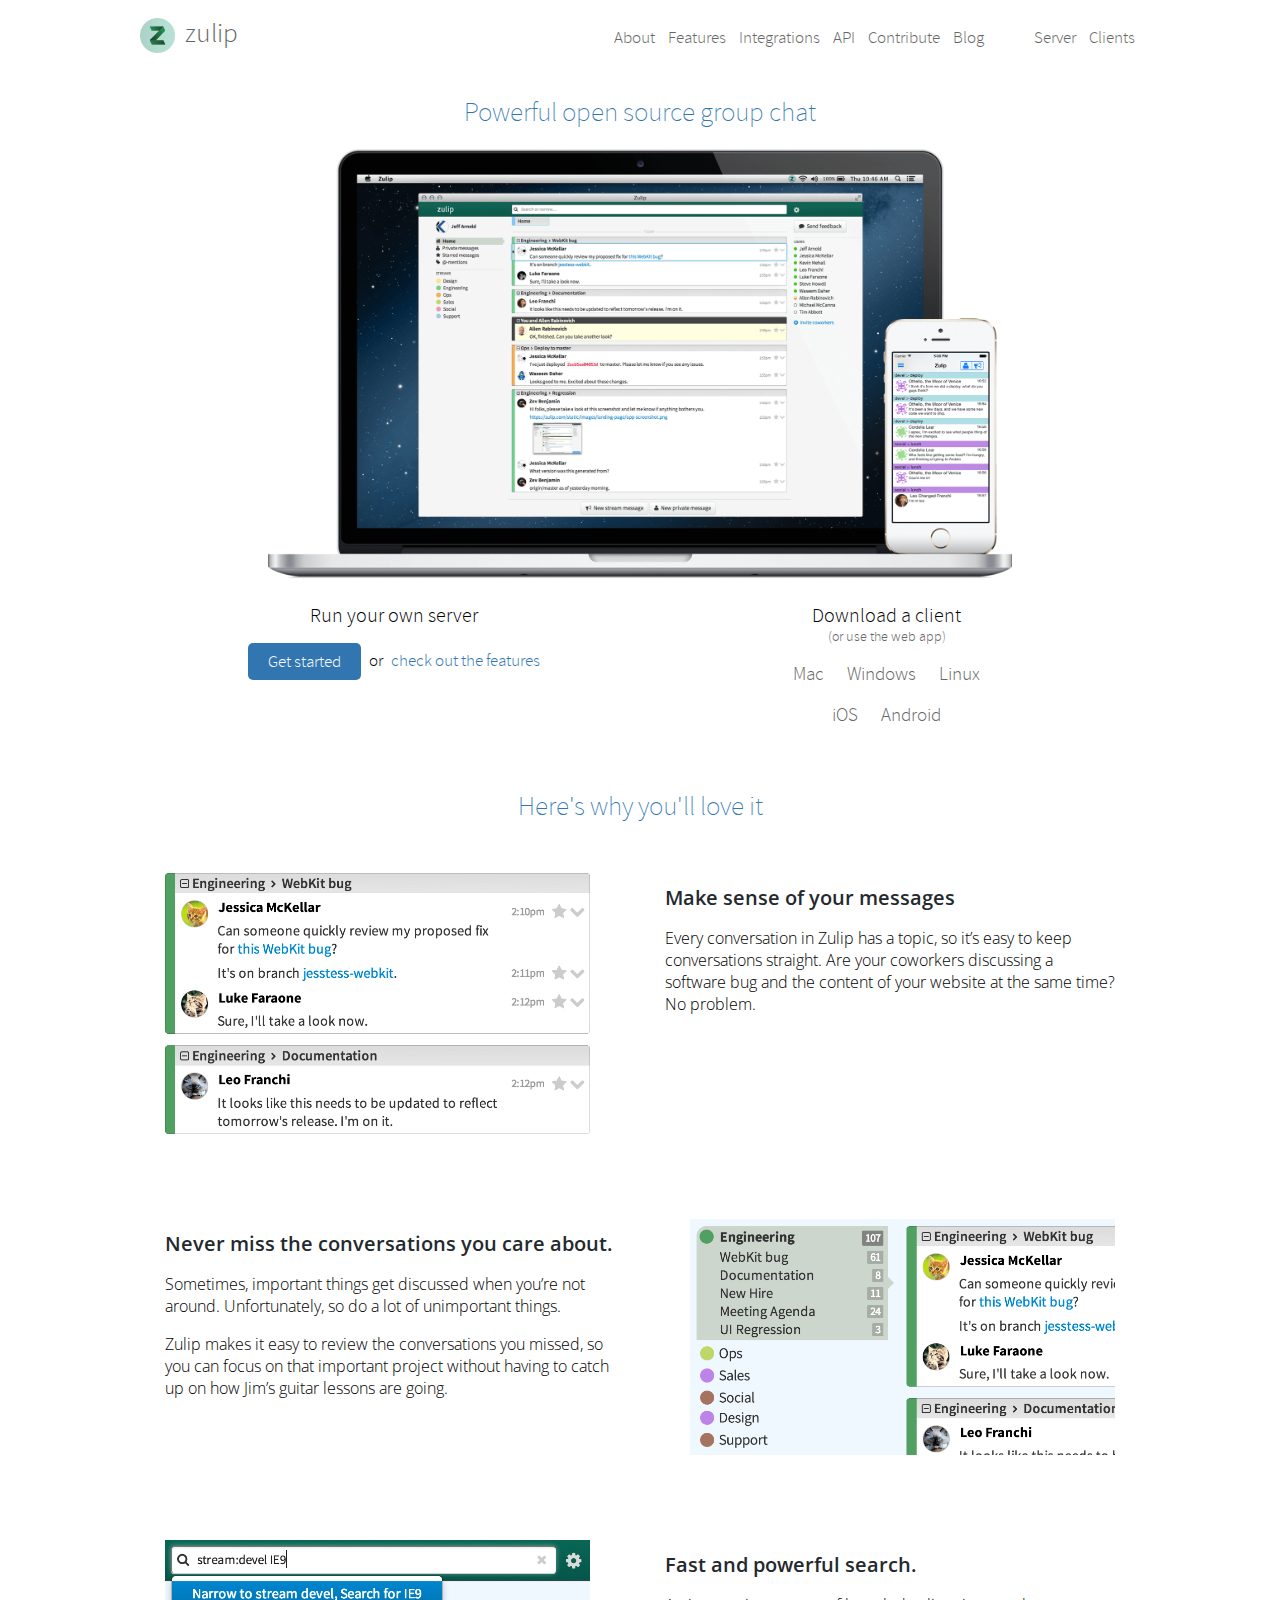
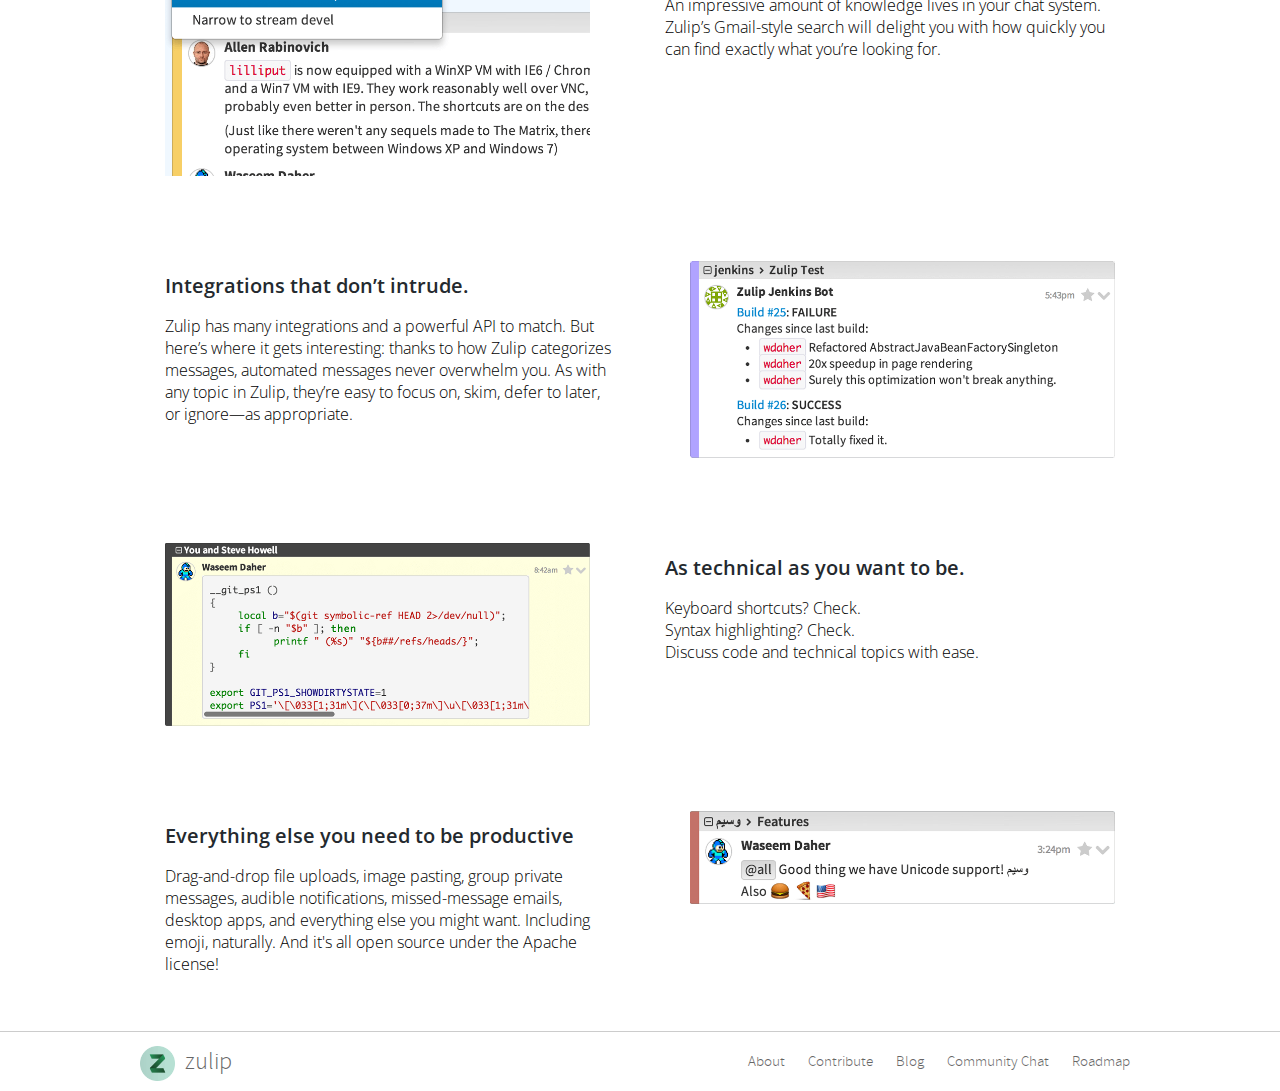
<file: index.html>
<!doctype html>
<html>
  <head>
    <meta charset="utf-8">
    <title>Zulip</title>
    <meta name="viewport" content="width=device-width, initial-scale=1">
    <meta name="author" content="Zulip" />
    <meta name="description" content="Zulip is a powerful open source group chat application.">
    <meta property="og:type" content="website">
    <meta property="og:site_name" content="Zulip"/>
    <meta property="og:image" content="https://www.zulip.org/images/logos/zulip-icon-512x512.png">
    <meta property="og:url" content="https://www.zulip.org/">
    <meta property="og:description" content="Zulip is a powerful open source group chat application.">
    <meta name="twitter:card" content="summary">
    <meta name="twitter:site" content="@zulip">
    <meta name="twitter:title" content="Zulip">
    <meta name="twitter:description" content="Zulip is a powerful open source group chat application.">
    <meta name="twitter:image" content="https://www.zulip.org/images/logos/zulip-twitter.png">

    <link rel="icon" href="favicon.ico">
    <link rel="stylesheet" href="css/normalize.css">
    <link rel="stylesheet" href="css/fonts.css">
    <link href="https://fonts.googleapis.com/css?family=Open+Sans:300,400,600,700" rel="stylesheet">
    <link rel="stylesheet" href="css/main.css">
    <link rel="stylesheet" href="css/media.css">
  </head>
  <body>
    <!-- Navigation bar -->
    <header>
      <div class="container">
        <div id="logo">
          <a href="index.html"><img src="images/logos/zulip-icon-512x512.png" />zulip</a>
        </div>
        <nav>
          <ul class="downloads">
            <li><a href="https://zulip.readthedocs.io/en/latest/prod.html">Server</a></li>
            <li><a href="clients.html">Clients</a></li>
          </ul>
          <ul>
            <li><a href="https://blogs.dropbox.com/tech/2015/09/open-sourcing-zulip-a-dropbox-hack-week-project">About</a></li>
            <li><a href="features.html">Features</a></li>
            <li><a href="https://zulipchat.com/integrations">Integrations</a></li>
            <li><a href="https://zulipchat.com/api">API</a></li>
            <li><a href="contribute.html">Contribute</a></li>
            <li><a href="https://blog.zulip.org/">Blog</a></li>
          </ul>
        </nav>
      </div>
    </header>

    <article class="container">
      <h1>Powerful open source group chat</h1>
      <img id="screenshot" src="images/laptop-screenshot.png"/>
      <div class="half box">
        <h2>Run your own server</h2>
        <div class="call-to-action">
          <a class="button" href="https://zulip.readthedocs.io/en/latest/prod.html">Get started</a> or <a class="button-link" href="features.html">check out the features</a>
        </div>
      </div>
      <div class="half box download-options">
        <h2>Download a client</h2>
        <h6>(or use the web app)</h6>
        <ul>
          <li><a href="https://zulipchat.com/apps/mac">Mac</a></li>
          <li><a href="https://zulipchat.com/apps/windows">Windows</a></li>
          <li><a href="https://zulipchat.com/apps/linux">Linux</a></li>
        </ul>
        <ul>
          <li><a href="https://itunes.apple.com/us/app/zulip/id1203036395">iOS</a></li>
          <li><a href="https://play.google.com/store/apps/details?id=com.zulip.android">Android</a></li>
        </ul>
      </div>
    </article>

    <article class="features">
      <h1>Here's why you'll love it</h1>

      <section>
        <div class="container">
          <div class="feature-img">
            <img src="images/threads.png" />
          </div>
          <div class="feature-box">
              <h3>Make sense of your messages</h3>
              <p>Every conversation in Zulip has a topic, so it’s easy to keep conversations straight. Are your coworkers discussing a software bug and the content of your website at the same time? No problem.</p>
          </div>
        </div>
      </section>

      <section>
        <div class="container">
          <div class="feature-img">
            <img src="images/important-things.png" />
          </div>
          <div class="feature-box">
            <h3>Never miss the conversations you care about.</h3>
            <p>Sometimes, important things get discussed when you’re not around. Unfortunately, so do a lot of unimportant things.</p>
            <p>Zulip makes it easy to review the conversations you missed, so you can
              focus on that important project without having to catch up
              on how Jim&rsquo;s guitar lessons are going.</p>
          </div>
        </div>
      </section>

      <section>
        <div class="container">
          <div class="feature-img">
            <img src="images/search.png" />
          </div>
          <div class="feature-box">
            <h3>Fast and powerful search.</h3>
            <p>An impressive amount of knowledge lives in your chat system. Zulip’s Gmail-style search will delight you with how quickly you can find exactly what you’re looking for.</p>
          </div>
        </div>
      </section>

      <section>
        <div class="container">
          <div class="feature-img">
            <img src="images/integrations.png" />
          </div>
          <div class="feature-box">
            <h3>Integrations that don’t intrude.</h3>
            <p>Zulip has many integrations and a powerful API to match. But here’s where it gets interesting: thanks to how Zulip categorizes messages, automated messages never overwhelm you. As with any topic in Zulip, they’re easy to focus on, skim, defer to later, or ignore—as appropriate.</p>
          </div>
        </div>
      </section>

      <section>
        <div class="container">
          <div class="feature-img">
            <img src="images/technical.png" />
          </div>
          <div class="feature-box">
            <h3>As technical as you want to be.</h3>
            <p>Keyboard shortcuts? Check.<br/>
            Syntax highlighting? Check.<br/>
            Discuss code and technical topics with ease.</p>
          </div>
        </div>
      </section>

      <section>
        <div class="container">
          <div class="feature-img">
            <img src="images/features.png" />
          </div>
          <div class="feature-box">
            <h3>Everything else you need to be productive</h3>
            <p>Drag-and-drop file uploads, image pasting, group private messages, audible notifications, missed-message emails, desktop apps, and everything else you might want. Including emoji, naturally. And it's all open source under the Apache license!</p>
          </div>
        </div>
      </section>
    </article>

    <!-- Footer -->
    <footer>
      <div class="container">
        <div id="logo">
          <a href="index.html"><img src="images/logos/zulip-icon-512x512.png" />zulip</a>
        </div>
        <nav>
          <ul>
            <li><a href="https://blogs.dropbox.com/tech/2015/09/open-sourcing-zulip-a-dropbox-hack-week-project">About</a></li>
            <li><a href="contribute.html">Contribute</a></li>
            <li><a href="https://blog.zulip.org/">Blog</a></li>
            <li><a href="https://chat.zulip.org">Community Chat</a></li>
            <li><a href="https://zulip.readthedocs.io/en/latest/roadmap.html">Roadmap</a></li>
          </ul>
        </nav>
      </div>
    </footer>

    <script>
      (function(i,s,o,g,r,a,m){i['GoogleAnalyticsObject']=r;i[r]=i[r]||function(){
      (i[r].q=i[r].q||[]).push(arguments)},i[r].l=1*new Date();a=s.createElement(o),
      m=s.getElementsByTagName(o)[0];a.async=1;a.src=g;m.parentNode.insertBefore(a,m)
      })(window,document,'script','//www.google-analytics.com/analytics.js','ga');

      ga('create', 'UA-79921909-2', 'auto');
      ga('send', 'pageview');

    </script>
  </body>
</html>
</file>
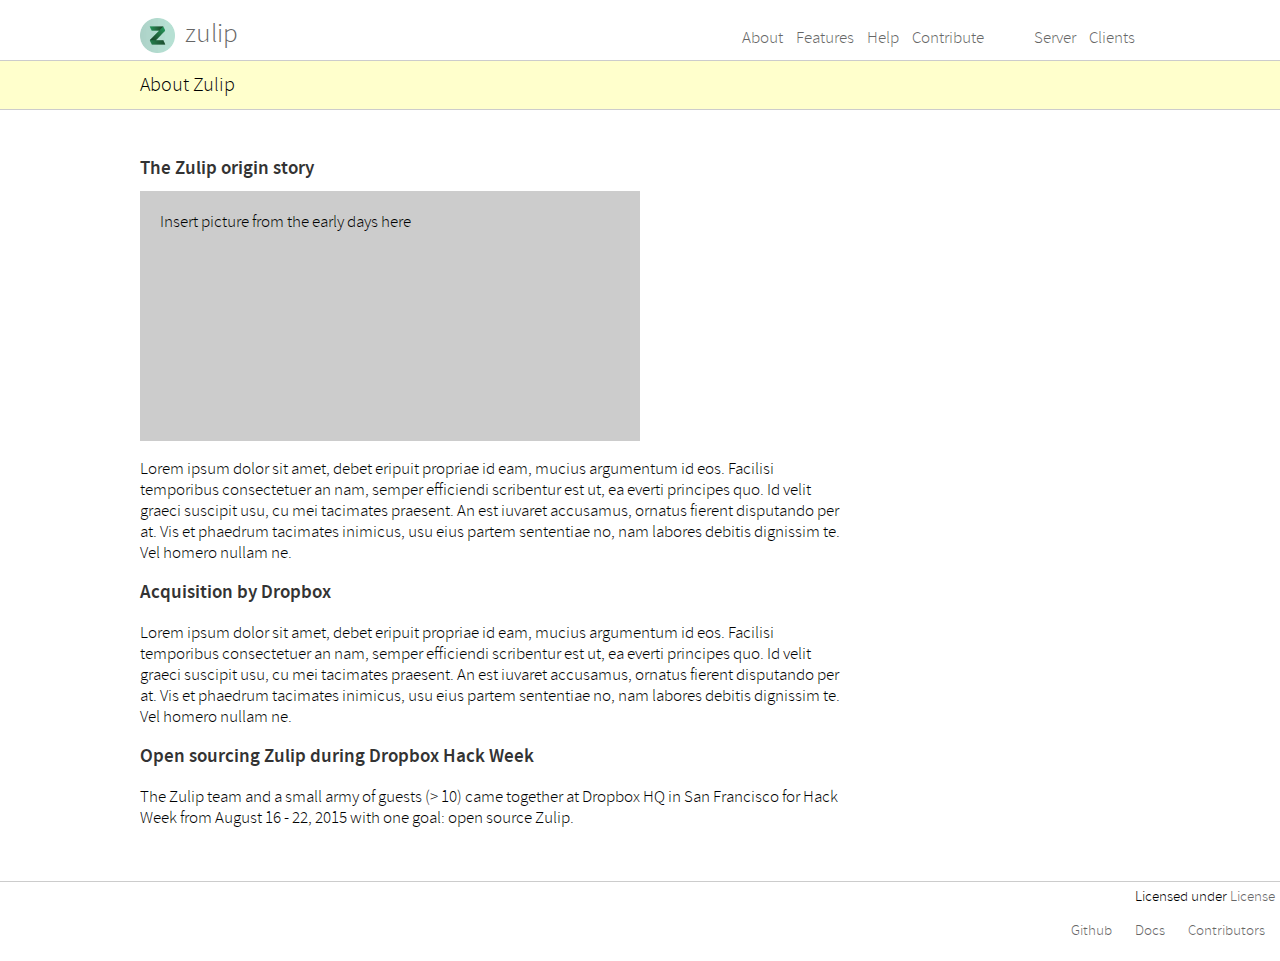
<file: about.html>
<!doctype html>
<html>
  <head>
    <meta charset="utf-8">
    <title>Zulip - About</title>
    <link rel="icon" href="favicon.ico">
    <meta name="description" content="">
    <meta name="viewport" content="width=device-width, initial-scale=1">

    <link rel="stylesheet" href="css/normalize.css">
    <link rel="stylesheet" href="css/fonts.css">
    <link rel="stylesheet" href="css/main.css">
    <link rel="stylesheet" href="css/media.css">

    <script>
      (function(i,s,o,g,r,a,m){i['GoogleAnalyticsObject']=r;i[r]=i[r]||function(){
      (i[r].q=i[r].q||[]).push(arguments)},i[r].l=1*new Date();a=s.createElement(o),
      m=s.getElementsByTagName(o)[0];a.async=1;a.src=g;m.parentNode.insertBefore(a,m)
      })(window,document,'script','//www.google-analytics.com/analytics.js','ga');

      ga('create', 'UA-35952681-2', 'auto');
      ga('send', 'pageview');

    </script>
  </head>
  <body>
    <!-- Navigation bar -->
    <header>
      <div class="container">
        <div id="logo">
          <a href="index.html"><img src="images/logos/zulip-icon-512x512.png" />zulip</a>
        </div>
        <nav>
          <ul class="downloads">
            <li><a href="server.html">Server</a></li>
            <li><a href="clients.html">Clients</a></li>
          </ul>
          <ul>
            <li><a href="about.html">About</a></li>
            <li><a href="features.html">Features</a></li>
            <li><a href="help.html">Help</a></li>
            <li><a href="contribute.html">Contribute</a></li>
          </ul>
        </nav>
      </div>
    </header>

    <div class="band band-yellow">
      <div class="container">
          <h2>About Zulip</h2>
      </div>
    </div>

    <div class="container docs">
      <article>
        <section>
          <h3>The Zulip origin story</h3>
          <div style="background: #ccc; max-width: 500px; height: 250px; padding: 20px;">
            Insert picture from the early days here
          </div>
<p>Lorem ipsum dolor sit amet, debet eripuit propriae id eam, mucius argumentum id eos. Facilisi temporibus consectetuer an nam, semper efficiendi scribentur est ut, ea everti principes quo. Id velit graeci suscipit usu, cu mei tacimates praesent. An est iuvaret accusamus, ornatus fierent disputando per at. Vis et phaedrum tacimates inimicus, usu eius partem sententiae no, nam labores debitis dignissim te. Vel homero nullam ne.</p>
        </section>
        <section>
          <h3>Acquisition by Dropbox</h3>
          <p>Lorem ipsum dolor sit amet, debet eripuit propriae id eam, mucius argumentum id eos. Facilisi temporibus consectetuer an nam, semper efficiendi scribentur est ut, ea everti principes quo. Id velit graeci suscipit usu, cu mei tacimates praesent. An est iuvaret accusamus, ornatus fierent disputando per at. Vis et phaedrum tacimates inimicus, usu eius partem sententiae no, nam labores debitis dignissim te. Vel homero nullam ne.</p>
        </section>
        <section>
          <h3>Open sourcing Zulip during Dropbox Hack Week</h3>
          <p>The Zulip team and a small army of guests (> 10) came together at Dropbox HQ in San Francisco for Hack Week from August 16 - 22, 2015 with one goal: open source Zulip. </p>
      </article>
    </div>

    <!-- Footer -->
    <footer>
      Licensed under <a href="#">License</a>
      <ul>
        <li><a href="#">Github</a></li>
        <li><a href="#">Docs</a></li>
        <li><a href="#">Contributors</a></li>
      </ul>
    </footer>
  </body>
</html>
</file>
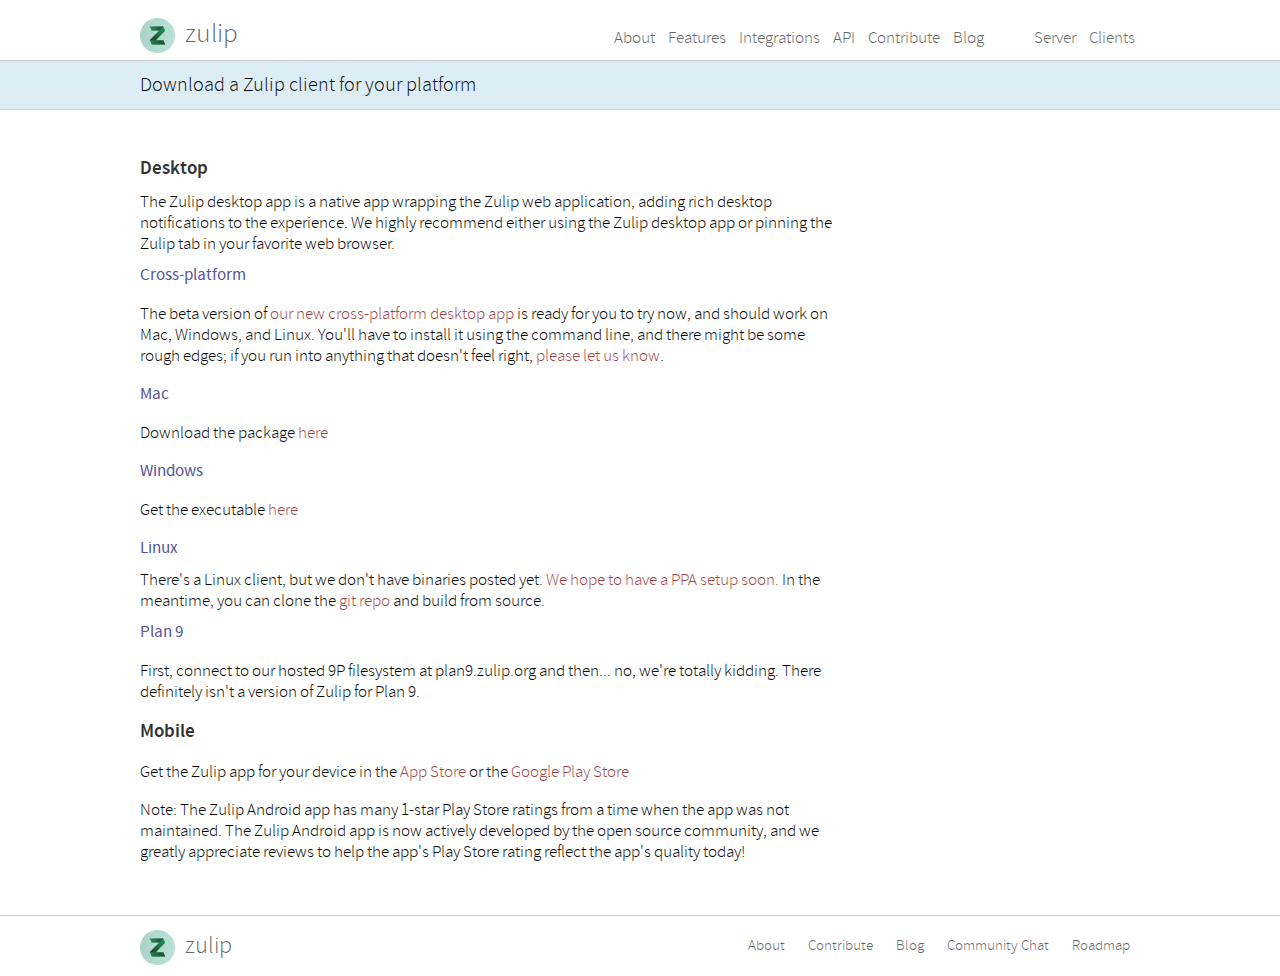
<file: clients.html>
<!doctype html>
<html>
  <head>
    <meta charset="utf-8">
    <title>Zulip - Download a client</title>
    <link rel="icon" href="favicon.ico">
    <meta name="description" content="">
    <meta name="viewport" content="width=device-width, initial-scale=1">

    <link rel="stylesheet" href="css/normalize.css">
    <link rel="stylesheet" href="css/fonts.css">
    <link rel="stylesheet" href="css/main.css">
    <link rel="stylesheet" href="css/media.css">

    <script>
      (function(i,s,o,g,r,a,m){i['GoogleAnalyticsObject']=r;i[r]=i[r]||function(){
      (i[r].q=i[r].q||[]).push(arguments)},i[r].l=1*new Date();a=s.createElement(o),
      m=s.getElementsByTagName(o)[0];a.async=1;a.src=g;m.parentNode.insertBefore(a,m)
      })(window,document,'script','//www.google-analytics.com/analytics.js','ga');

      ga('create', 'UA-79921909-2', 'auto');
      ga('send', 'pageview');

    </script>
  </head>
  <body>
    <!-- Navigation bar -->
    <header>
      <div class="container">
        <div id="logo">
          <a href="index.html"><img src="images/logos/zulip-icon-512x512.png" />zulip</a>
        </div>
        <nav>
          <ul class="downloads">
            <li><a href="https://zulip.readthedocs.io/en/latest/prod.html">Server</a></li>
            <li><a href="clients.html">Clients</a></li>
          </ul>
          <ul>
            <li><a href="https://blogs.dropbox.com/tech/2015/09/open-sourcing-zulip-a-dropbox-hack-week-project">About</a></li>
            <li><a href="features.html">Features</a></li>
            <li><a href="https://zulipchat.com/integrations">Integrations</a></li>
            <li><a href="https://zulipchat.com/api">API</a></li>
            <li><a href="contribute.html">Contribute</a></li>
            <li><a href="https://blog.zulip.org/">Blog</a></li>
          </ul>
        </nav>
      </div>
    </header>

    <div class="band band-blue">
      <div class="container">
          <h2>Download a Zulip client for your platform</h2>
      </div>
    </div>

    <div class="container docs">
      <article>
        <section>
          <h3>Desktop</h3> The Zulip desktop app is a native app
          wrapping the Zulip web application, adding rich desktop
          notifications to the experience.  We highly recommend either
          using the Zulip desktop app or pinning the Zulip tab in your
          favorite web browser.
          <h4>Cross-platform</h4>
          <p>The beta version
          of <a href="https://github.com/zulip/zulip-electron">our new
          cross-platform desktop app</a> is ready for you to try now,
          and should work on Mac, Windows, and Linux. You'll have to
          install it using the command line, and there might be some
          rough edges; if you run into anything that doesn't feel
          right, <a href="https://github.com/zulip/zulip-electron/issues/new">please
          let us know</a>.</p>
          <h4>Mac</h4>
          <p>Download the package <a href="https://zulip.org/dist/apps/mac/Zulip-latest.dmg">here</a></p>
          <h4>Windows</h4>
          <p>Get the executable <a href="https://zulip.org/dist/apps/win/zulip-latest.exe">here</a></p>
          <h4>Linux</h4>
          There's a Linux client, but we don't have binaries posted
          yet.  <a href="https://github.com/zulip/zulip-desktop/issues/1">We hope to have a PPA setup soon.</a>

          In the meantime, you can clone the <a href="https://github.com/zulip/zulip-desktop">git repo</a> and build from source.
          <h4>Plan 9</h4>
          <p>First, connect to our hosted 9P filesystem at plan9.zulip.org and then... no, we're totally kidding. There definitely isn't a version of Zulip for Plan 9.</p>
        </section>
        <section>
          <h3>Mobile</h3>
          <p>Get the Zulip app for your device in the <a href="https://itunes.apple.com/us/app/zulip/id1203036395">App
          Store</a> or the <a href="https://play.google.com/store/apps/details?id=com.zulip.android">Google
          Play Store</a>
          <p>Note: The Zulip Android app has many 1-star Play Store
         ratings from a time when the app was not maintained.  The
         Zulip Android app is now actively developed by the open
         source community, and we greatly appreciate reviews to help
         the app's Play Store rating reflect the app's quality
         today!</p>
          </p>
          </section>
        </section>
      </article>
    </div>

    <!-- Footer -->
    <footer>
      <div class="container">
        <div id="logo">
          <a href="index.html"><img src="images/logos/zulip-icon-512x512.png" />zulip</a>
        </div>
        <nav>
          <ul>
            <li><a href="https://blogs.dropbox.com/tech/2015/09/open-sourcing-zulip-a-dropbox-hack-week-project">About</a></li>
            <li><a href="contribute.html">Contribute</a></li>
            <li><a href="https://blog.zulip.org/">Blog</a></li>
            <li><a href="https://chat.zulip.org">Community Chat</a></li>
            <li><a href="https://zulip.readthedocs.io/en/latest/roadmap.html">Roadmap</a></li>
          </ul>
        </nav>
      </div>
    </footer>

  </body>
</html>
</file>
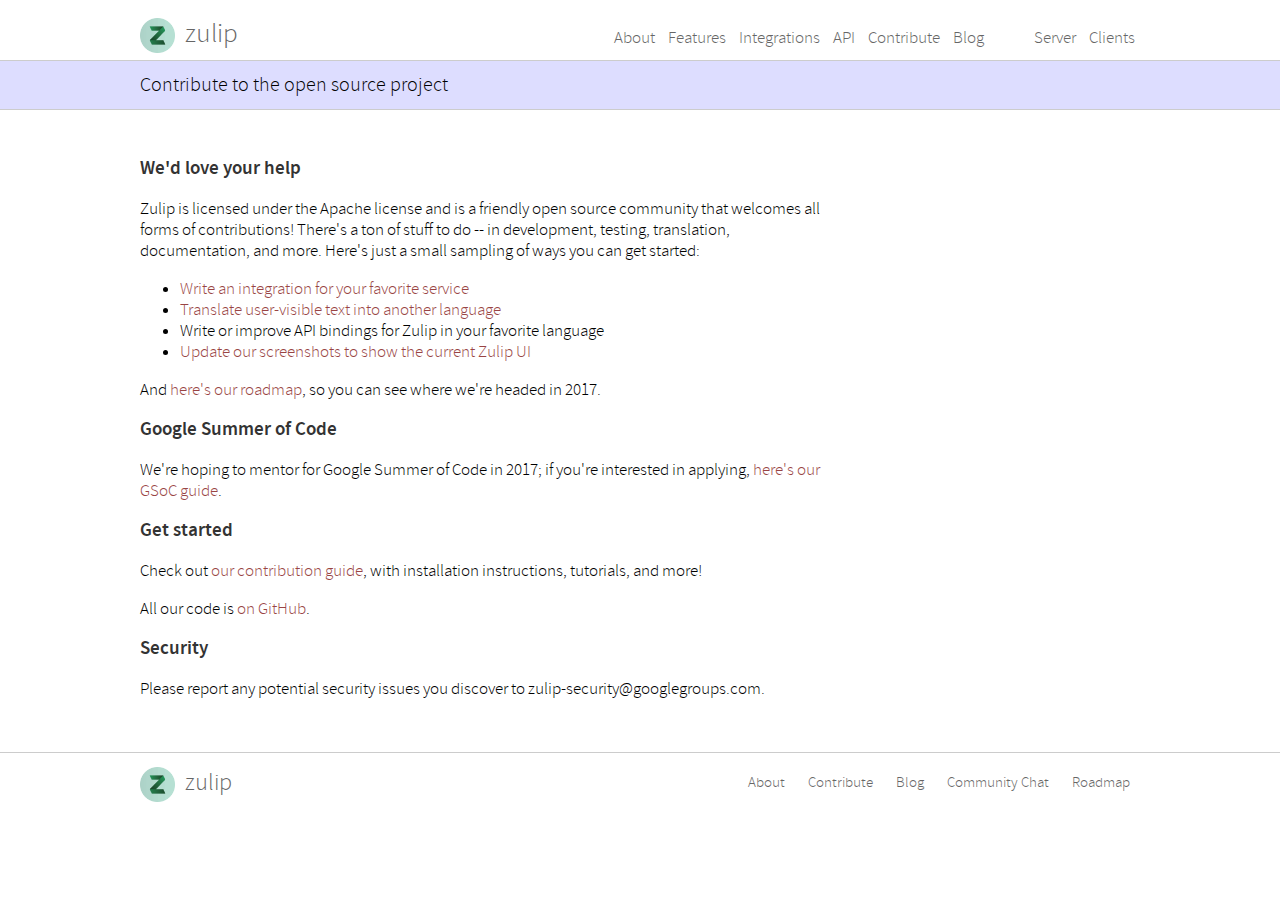
<file: contribute.html>
<!doctype html>
<html>
  <head>
    <meta charset="utf-8">
    <title>Zulip - Contribute to the project</title>
    <link rel="icon" href="favicon.ico">
    <meta name="description" content="">
    <meta name="viewport" content="width=device-width, initial-scale=1">

    <link rel="stylesheet" href="css/normalize.css">
    <link rel="stylesheet" href="css/fonts.css">
    <link rel="stylesheet" href="css/main.css">
    <link rel="stylesheet" href="css/media.css">

    <script>
      (function(i,s,o,g,r,a,m){i['GoogleAnalyticsObject']=r;i[r]=i[r]||function(){
      (i[r].q=i[r].q||[]).push(arguments)},i[r].l=1*new Date();a=s.createElement(o),
      m=s.getElementsByTagName(o)[0];a.async=1;a.src=g;m.parentNode.insertBefore(a,m)
      })(window,document,'script','//www.google-analytics.com/analytics.js','ga');

      ga('create', 'UA-79921909-2', 'auto');
      ga('send', 'pageview');

    </script>
  </head>
  <body>
    <!-- Navigation bar -->
    <header>
      <div class="container">
        <div id="logo">
          <a href="index.html"><img src="images/logos/zulip-icon-512x512.png" />zulip</a>
        </div>
        <nav>
          <ul class="downloads">
            <li><a href="server.html">Server</a></li>
            <li><a href="clients.html">Clients</a></li>
          </ul>
          <ul>
            <li><a href="https://blogs.dropbox.com/tech/2015/09/open-sourcing-zulip-a-dropbox-hack-week-project">About</a></li>
            <li><a href="features.html">Features</a></li>
            <li><a href="https://zulipchat.com/integrations">Integrations</a></li>
            <li><a href="https://zulipchat.com/api">API</a></li>
            <li><a href="contribute.html">Contribute</a></li>
            <li><a href="https://blog.zulip.org/">Blog</a></li>
          </ul>
        </nav>
      </div>
    </header>

    <div class="band band-purple">
      <div class="container">
          <h2>Contribute to the open source project</h2>
      </div>
    </div>

    <div class="container docs">
      <article>
        <section>
          <h3>We'd love your help</h3>
          <p>Zulip is licensed under the Apache license and is a
          friendly open source community that welcomes all forms of
          contributions! There's a ton of stuff to do -- in
          development, testing, translation, documentation, and
          more. Here's just a small sampling of ways you can get
          started:</p>
          <ul>
            <li><a href="https://zulip.readthedocs.io/en/latest/integration-guide.html">Write
            an integration for your favorite service</a></li>
            <li><a href="https://zulip.readthedocs.io/en/latest/translating.html">Translate
            user-visible text into another language</a></li>
            <li>Write or improve API bindings for Zulip in your favorite language</li>
            <li><a href="https://github.com/zulip/zulip/issues/599">Update our screenshots to
            show the current Zulip UI</a></li>
          </ul>
          <p>And <a href="http://zulip.readthedocs.io/en/latest/roadmap.html">here's our roadmap</a>,
          so you can see where we're headed in 2017.</p>
	</section>
	<section>
	  <h3>Google Summer of Code</h3>
	  <p>We're hoping to mentor for Google Summer of Code in 2017;
	  if you're interested in
	  applying, <a href="https://github.com/zulip/zulip.github.io/blob/master/gsoc-ideas.md">here's
	  our GSoC guide</a>.</p>
	</section>
        <section>
          <h3>Get started</h3>
	  <p>Check out <a href="http://zulip.readthedocs.io/en/latest/readme-symlink.html#ways-to-contribute">our
	  contribution guide</a>, with installation instructions, tutorials, and more!</p>
	  <p>All our code is <a href="https://github.com/zulip/">on GitHub</a>.</p>
	</section>
	<section>
	  <h3>Security</h3>
	  <p>Please report any potential security issues you discover to
	  zulip-security@googlegroups.com.</p>
	</section>
      </article>
    </div>

    <!-- Footer -->
    <footer>
      <div class="container">
        <div id="logo">
          <a href="index.html"><img src="images/logos/zulip-icon-512x512.png" />zulip</a>
        </div>
        <nav>
          <ul>
            <li><a href="https://blogs.dropbox.com/tech/2015/09/open-sourcing-zulip-a-dropbox-hack-week-project">About</a></li>
            <li><a href="contribute.html">Contribute</a></li>
            <li><a href="https://blog.zulip.org/">Blog</a></li>
            <li><a href="https://chat.zulip.org">Community Chat</a></li>
            <li><a href="https://zulip.readthedocs.io/en/latest/roadmap.html">Roadmap</a></li>
          </ul>
        </nav>
      </div>
    </footer>

  </body>
</html>
</file>
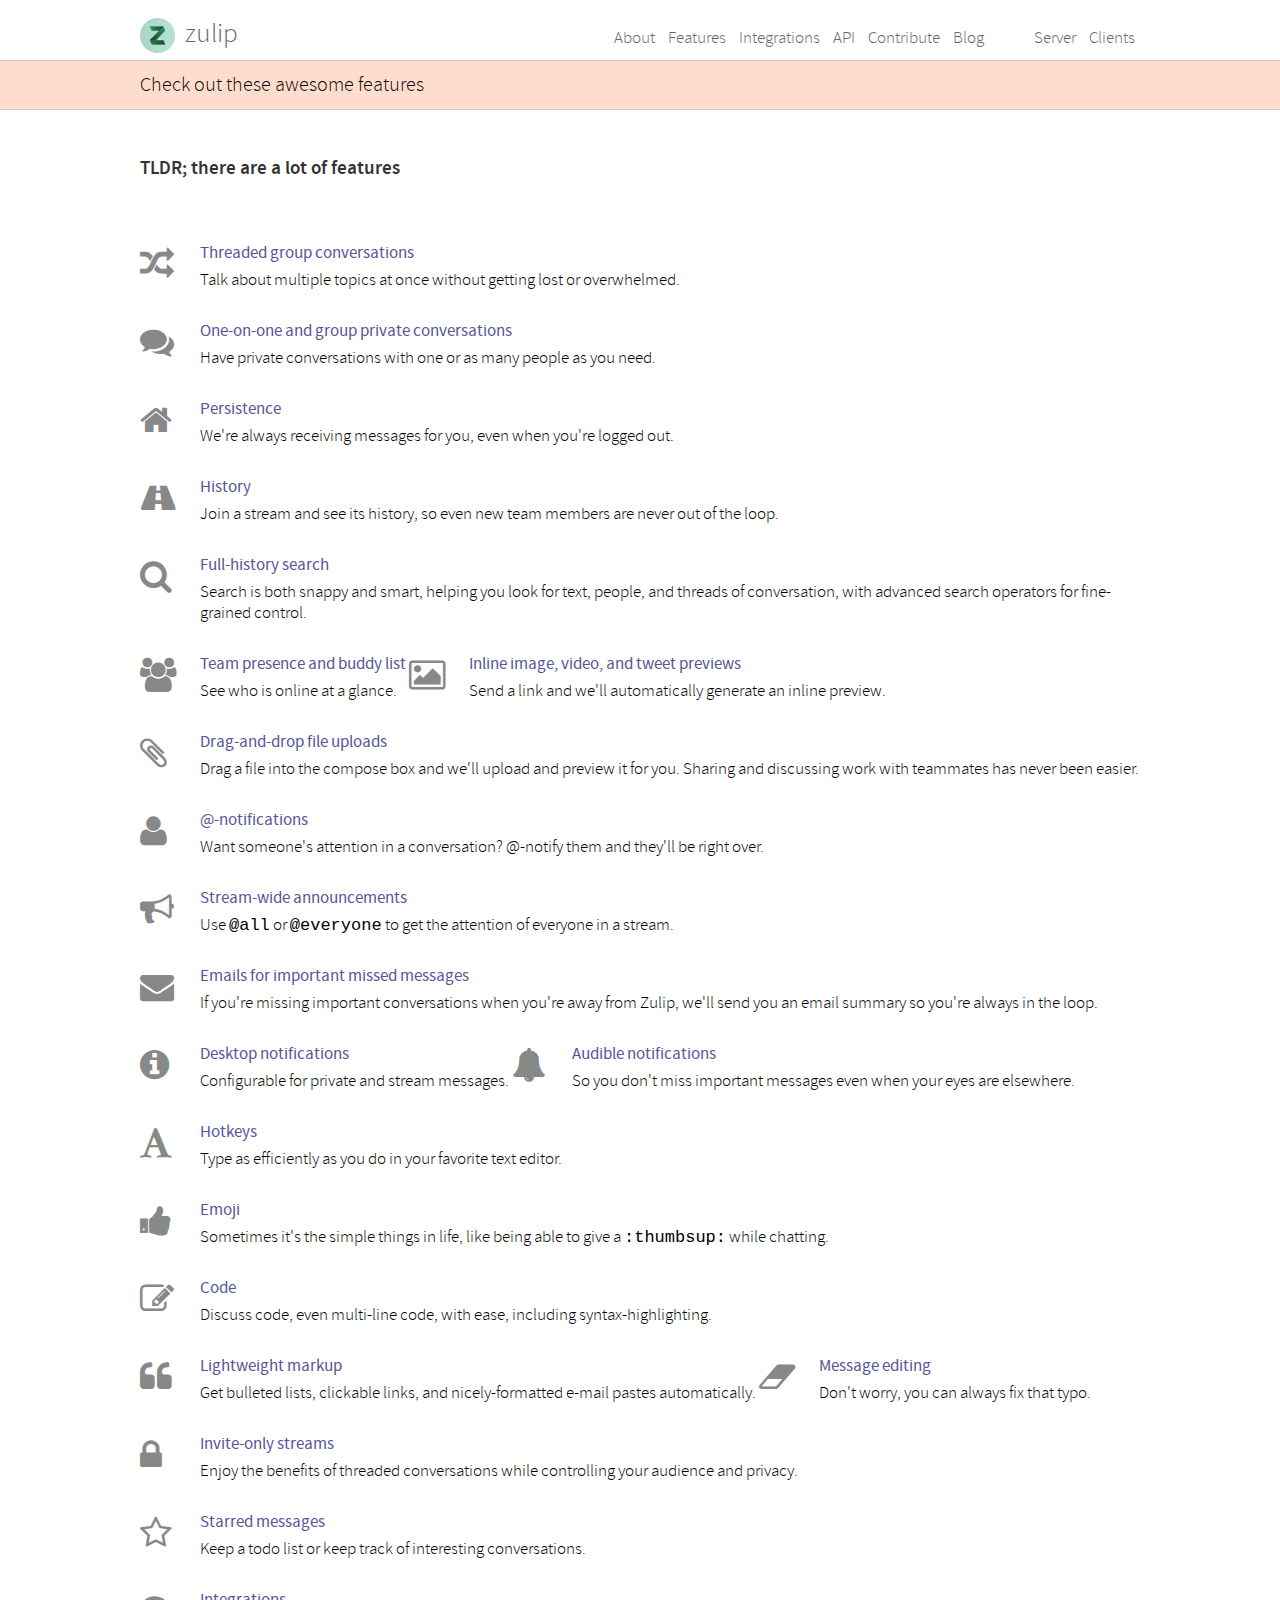
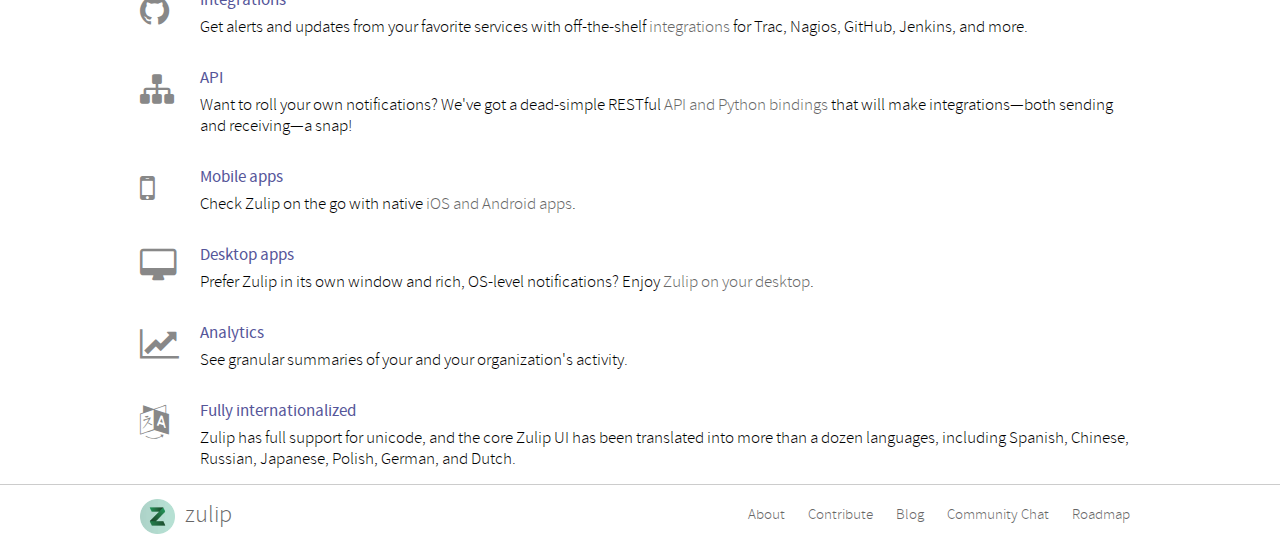
<file: features.html>
<!doctype html>
<html>
  <head>
    <meta charset="utf-8">
    <title>Zulip - Features</title>
    <link rel="icon" href="favicon.ico">
    <meta name="description" content="">
    <meta name="viewport" content="width=device-width, initial-scale=1">

    <link rel="stylesheet" href="css/normalize.css">
    <link rel="stylesheet" href="css/fonts.css">
    <link rel="stylesheet" href="css/font-awesome.min.css">
    <link rel="stylesheet" href="css/main.css">
    <link rel="stylesheet" href="css/media.css">

    <script>
      (function(i,s,o,g,r,a,m){i['GoogleAnalyticsObject']=r;i[r]=i[r]||function(){
      (i[r].q=i[r].q||[]).push(arguments)},i[r].l=1*new Date();a=s.createElement(o),
      m=s.getElementsByTagName(o)[0];a.async=1;a.src=g;m.parentNode.insertBefore(a,m)
      })(window,document,'script','//www.google-analytics.com/analytics.js','ga');

      ga('create', 'UA-79921909-2', 'auto');
      ga('send', 'pageview');

    </script>
  </head>
  <body>
    <!-- Navigation bar -->
    <header>
      <div class="container">
        <div id="logo">
          <a href="index.html"><img src="images/logos/zulip-icon-512x512.png" />zulip</a>
        </div>
        <nav>
          <ul class="downloads">
            <li><a href="https://zulip.readthedocs.io/en/latest/prod.html">Server</a></li>
            <li><a href="clients.html">Clients</a></li>
          </ul>
          <ul>
            <li><a href="https://blogs.dropbox.com/tech/2015/09/open-sourcing-zulip-a-dropbox-hack-week-project">About</a></li>
            <li><a href="features.html">Features</a></li>
            <li><a href="https://zulipchat.com/integrations">Integrations</a></li>
            <li><a href="https://zulipchat.com/api">API</a></li>
            <li><a href="contribute.html">Contribute</a></li>
            <li><a href="https://blog.zulip.org/">Blog</a></li>
          </ul>
        </nav>
      </div>
    </header>
    
    <div class="band band-orange">
      <div class="container">
          <h2>Check out these awesome features</h2>
      </div>
    </div>

    <div class="container">
      <article class="docs">
        <section>
          <h3>TLDR; there are a lot of features</h3>
        </section>
      </article>
    </div>

    <div class="container">
      <div class="feature-block left">
        <i class="fa fa-random fa-2x"></i>
        <h4>Threaded group conversations</h4>
        <p>Talk about multiple topics at once without getting lost or
        overwhelmed.</p>
      </div>
      <div class="feature-block">
        <i class="fa fa-comments fa-2x"></i>
        <h4>One-on-one and group private conversations</h4>
        <p>Have private conversations with one or as many people as you need.</p>
      </div>
      <div class="feature-block left">
        <i class="fa fa-home fa-2x"></i>
        <h4>Persistence</h4>
        <p>We're always receiving messages for you, even when you're
        logged out.</p>
      </div>
      <div class="feature-block">
        <i class="fa fa-road fa-2x"></i>
        <h4>History</h4>
        <p>Join a stream and see its history, so even new team
        members are never out of the loop.</p>
      </div>
      <div class="feature-block left">
        <i class="fa fa-search fa-2x"></i>
        <h4>Full-history search</h4>
        <p>Search is both snappy and smart, helping you look for text,
        people, and threads of conversation, with advanced search
        operators for fine-grained control.</p>
      </div>
      <div class="feature-block">
        <i class="fa fa-group fa-2x"></i>
        <h4>Team presence and buddy list</h4>
        <p>See who is online at a glance.</p>
      </div>
      <div class="feature-block left">
        <i class="fa fa-picture-o fa-2x"></i>
        <h4>Inline image, video, and tweet previews</h4>
        <p>Send a link and we'll automatically generate an inline
        preview.</p>
      </div>
      <div class="feature-block">
        <i class="fa fa-paperclip fa-2x"></i>
        <h4>Drag-and-drop file uploads</h4>
        <p>Drag a file into the compose box and we'll upload and
        preview it for you. Sharing and discussing work with teammates has never been easier.</p>
      </div>
      <div class="feature-block left">
        <i class="fa fa-user fa-2x"></i>
        <h4>@-notifications</h4>
        <p>Want someone's attention in a conversation? @-notify them
        and they'll be right over.</p>
      </div>
      <div class="feature-block">
        <i class="fa fa-bullhorn fa-2x"></i>
        <h4>Stream-wide announcements</h4>
        <p>Use <code>@all</code> or <code>@everyone</code> to get the
        attention of everyone in a stream.</p>
      </div>
      <div class="feature-block left">
        <i class="fa fa-envelope fa-2x"></i>
        <h4>Emails for important missed messages</h4>
        <p>If you're missing important conversations when you're away from
        Zulip, we'll send you an email summary so you're always in the
        loop.</p>
      </div>
      <div class="feature-block">
        <i class="fa fa-info-circle fa-2x"></i>
        <h4>Desktop notifications</h4>
        <p>Configurable for private and stream messages.</p>
      </div>
      <div class="feature-block left">
        <i class="fa fa-bell fa-2x"></i>
        <h4>Audible notifications</h4>
        <p>So you don't miss important messages even when your eyes
        are elsewhere.</p>
      </div>
      <div class="feature-block">
        <i class="fa fa-font fa-2x"></i>
        <h4>Hotkeys</h4>
        <p>Type as efficiently as you do in your favorite text editor.</p>
      </div>
      <div class="feature-block left">
        <i class="fa fa-thumbs-up fa-2x"></i>
        <h4>Emoji</h4>
        <p>Sometimes it's the simple things in life, like being able
        to give a <tt>:thumbsup:</tt> while chatting.</p>
      </div>
      <div class="feature-block">
        <i class="fa fa-edit fa-2x"></i>
        <h4>Code</h4>
        <p>Discuss code, even multi-line code, with ease, including
        syntax-highlighting.</p>
      </div>
      <div class="feature-block left">
        <i class="fa fa-quote-left fa-2x"></i>
        <h4>Lightweight markup</h4>
        <p>Get bulleted lists, clickable links, and nicely-formatted
        e-mail pastes automatically.</p>
      </div>
      <div class="feature-block">
        <i class="fa fa-eraser fa-2x"></i>
        <h4>Message editing</h4>
        <p>Don't worry, you can always fix that typo.</p>
      </div>
      <div class="feature-block left">
        <i class="fa fa-lock fa-2x"></i>
        <h4>Invite-only streams</h4>
        <p>Enjoy the benefits of threaded conversations while
        controlling your audience and privacy.</p>
      </div>
      <div class="feature-block">
        <i class="fa fa-star-o fa-2x"></i>
        <h4>Starred messages</h4>
        <p>Keep a todo list or keep track of interesting
        conversations.</p>
      </div>
      <div class="feature-block left">
        <i class="fa fa-github fa-2x"></i>
        <h4>Integrations</h4>
        <p>Get alerts and updates from your favorite services with
        off-the-shelf <a href="https://zulipchat.com/integrations">integrations</a> for
        Trac, Nagios, GitHub, Jenkins, and more.</p>
      </div>
      <div class="feature-block">
        <i class="fa fa-sitemap fa-2x"></i>
        <h4>API</h4>
        <p>Want to roll your own notifications? We've got a
        dead-simple RESTful <a href="https://zulipchat.com/api">API and Python bindings</a>
        that will make integrations&mdash;both sending and
        receiving&mdash;a snap!</p>
      </div>
      <div class="feature-block left">
        <i class="fa fa-mobile-phone fa-2x"></i>
        <h4>Mobile apps</h4>
        <p>Check Zulip on the go with native <a href="clients.html">iOS and
        Android apps</a>.</p>
      </div>
      <div class="feature-block">
        <i class="fa fa-desktop fa-2x"></i>
        <h4>Desktop apps</h4>
        <p>Prefer Zulip in its own window and rich, OS-level notifications?
          Enjoy <a href="clients.html">Zulip on your desktop</a>.</p>
      </div>
      <div class="feature-block left">
        <i class="fa fa-line-chart fa-2x"></i>
        <h4>Analytics</h4>
        <p>See granular summaries of your and your organization's activity.</p>
      </div>
      <div class="feature-block">
        <i class="fa fa-language fa-2x"></i>
        <h4>Fully internationalized</h4>
        <p>Zulip has full support for unicode, and the core Zulip UI has
        been translated into more than a dozen languages, including
        Spanish, Chinese, Russian, Japanese, Polish, German, and Dutch.</p>
      </div>
    </div>

    <!-- Footer -->
    <footer>
      <div class="container">
        <div id="logo">
          <a href="index.html"><img src="images/logos/zulip-icon-512x512.png" />zulip</a>
        </div>
        <nav>
          <ul>
            <li><a href="https://blogs.dropbox.com/tech/2015/09/open-sourcing-zulip-a-dropbox-hack-week-project">About</a></li>
            <li><a href="contribute.html">Contribute</a></li>
            <li><a href="https://blog.zulip.org/">Blog</a></li>
            <li><a href="https://chat.zulip.org">Community Chat</a></li>
            <li><a href="https://zulip.readthedocs.io/en/latest/roadmap.html">Roadmap</a></li>
          </ul>
        </nav>
      </div>
    </footer>

  </body>
</html>
</file>
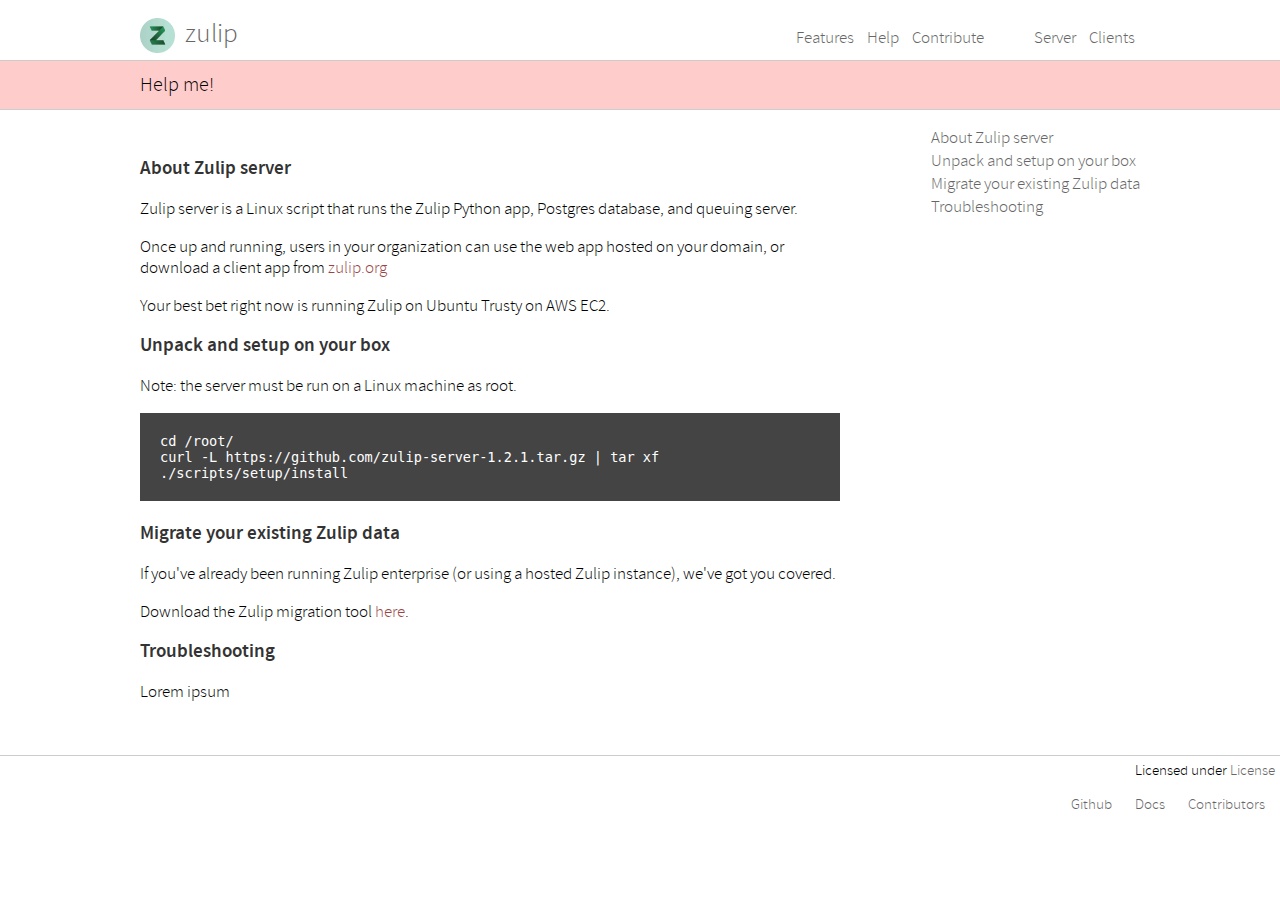
<file: help.html>
<!doctype html>
<html>
  <head>
    <meta charset="utf-8">
    <title>Zulip - Help!</title>
    <meta name="description" content="">
    <meta name="viewport" content="width=device-width, initial-scale=1">

    <link rel="stylesheet" href="css/normalize.css">
    <link rel="stylesheet" href="css/fonts.css">
    <link rel="stylesheet" href="css/main.css">
    <link rel="stylesheet" href="css/media.css">
  </head>
  <body>
    <!-- Navigation bar -->
    <header>
      <div class="container">
        <div id="logo">
          <a href="index.html"><img src="images/logos/zulip-icon-512x512.png" />zulip</a>
        </div>
        <nav>
          <ul class="downloads">
            <li><a href="server.html">Server</a></li>
            <li><a href="clients.html">Clients</a></li>
          </ul>
          <ul>
            <li><a href="features.html">Features</a></li>
            <li><a href="help.html">Help</a></li>
            <li><a href="contribute.html">Contribute</a></li>
          </ul>
        </nav>
      </div>
    </header>

    <div class="band band-red">
      <div class="container">
          <h2>Help me!</h2>
      </div>
    </div>

    <div class="container docs">
      <nav>
        <ul>
          <li><a href="#">About Zulip server</a></li>
          <li><a href="#">Unpack and setup on your box</a></li>
          <li><a href="#">Migrate your existing Zulip data</a></li>
          <li><a href="#">Troubleshooting</a></li>
        </ul>
      </nav>
      <article>
        <section style="text-align: left; color: #000">
          <h3>About Zulip server</h3>
          <p>Zulip server is a Linux script that runs the Zulip Python app, Postgres database, and queuing server.</p>
          <p>Once up and running, users in your organization can use the web app hosted on your domain, or download a client app from <a href="index.html">zulip.org</a></p>
          <p>Your best bet right now is running Zulip on Ubuntu Trusty on AWS EC2.</p>
        </section>

        <section style="text-align: left; color: #000">
          <h3>Unpack and setup on your box</h3>
          <p>Note: the server must be run on a Linux machine as root.</p>

          <div class="terminal">
              cd /root/<br/>
              curl -L https://github.com/zulip-server-1.2.1.tar.gz | tar xf<br/>
              ./scripts/setup/install
          </div>
        </section>

        <section style="text-align: left; color: #000">
          <h3>Migrate your existing Zulip data</h3>
          <p>If you've already been running Zulip enterprise (or using a hosted Zulip instance), we've got you covered.</p>
          <p>Download the Zulip migration tool <a href="#">here</a>.</p>
        </section>

        <section style="text-align: left; color: #000">
          <h3>Troubleshooting</h3>
          <p>Lorem ipsum</p>
        </section>
      </article>
    </div>

    <!-- Footer -->
    <footer>
      Licensed under <a href="#">License</a>
      <ul>
        <li><a href="#">Github</a></li>
        <li><a href="#">Docs</a></li>
        <li><a href="#">Contributors</a></li>
      </ul>
    </footer>
  </body>
</html>
</file>
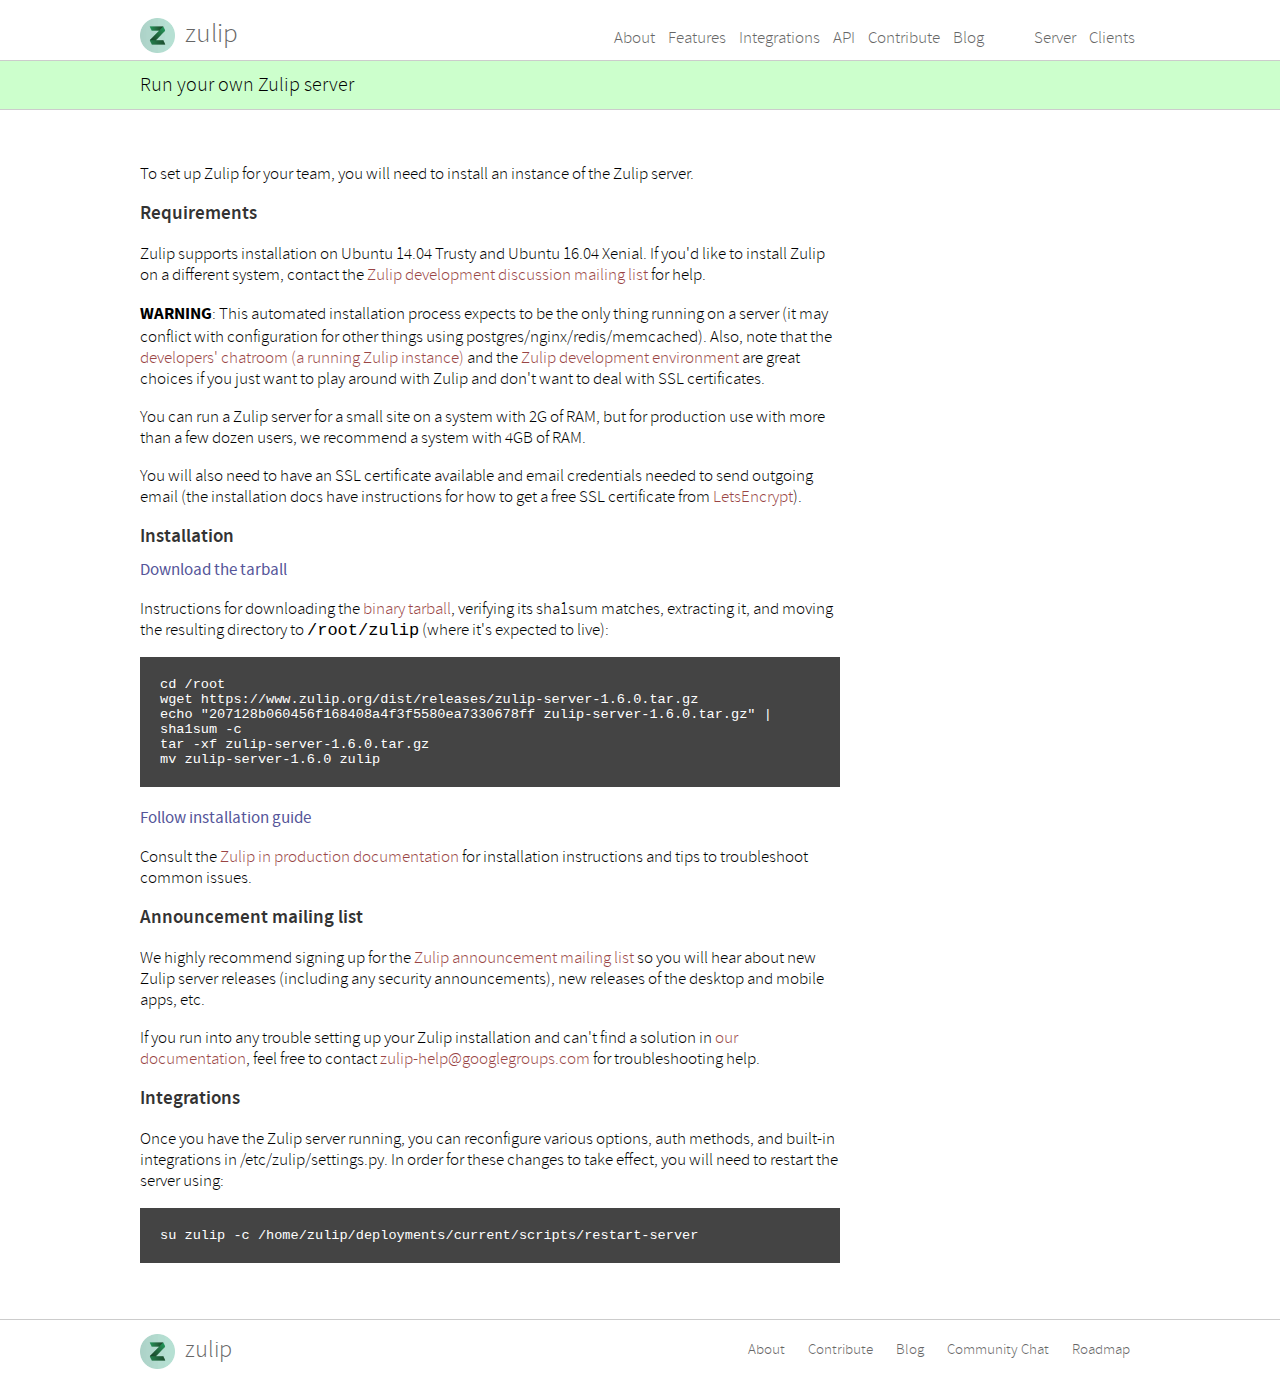
<file: server.html>
<!doctype html>
<html>
  <head>
    <meta charset="utf-8">
    <title>Zulip - Run your own server</title>
    <link rel="icon" href="favicon.ico">
    <meta name="description" content="">
    <meta name="viewport" content="width=device-width, initial-scale=1">

    <link rel="stylesheet" href="css/normalize.css">
    <link rel="stylesheet" href="css/fonts.css">
    <link rel="stylesheet" href="css/main.css">
    <link rel="stylesheet" href="css/media.css">

    <script>
      (function(i,s,o,g,r,a,m){i['GoogleAnalyticsObject']=r;i[r]=i[r]||function(){
      (i[r].q=i[r].q||[]).push(arguments)},i[r].l=1*new Date();a=s.createElement(o),
      m=s.getElementsByTagName(o)[0];a.async=1;a.src=g;m.parentNode.insertBefore(a,m)
      })(window,document,'script','//www.google-analytics.com/analytics.js','ga');

      ga('create', 'UA-79921909-2', 'auto');
      ga('send', 'pageview');

    </script>
  </head>
  <body>
    <!-- Navigation bar -->
    <header>
      <div class="container">
        <div id="logo">
          <a href="index.html"><img src="images/logos/zulip-icon-512x512.png" />zulip</a>
        </div>
        <nav>
          <ul class="downloads">
            <li><a href="https://zulip.readthedocs.io/en/latest/prod.html">Server</a></li>
            <li><a href="clients.html">Clients</a></li>
          </ul>
          <ul>
            <li><a href="https://blogs.dropbox.com/tech/2015/09/open-sourcing-zulip-a-dropbox-hack-week-project">About</a></li>
            <li><a href="features.html">Features</a></li>
            <li><a href="https://zulipchat.com/integrations">Integrations</a></li>
            <li><a href="https://zulipchat.com/api">API</a></li>
            <li><a href="contribute.html">Contribute</a></li>
            <li><a href="https://blog.zulip.org/">Blog</a></li>
          </ul>
        </nav>
      </div>
    </header>
    
    <div class="band band-green">
      <div class="container">
          <h2>Run your own Zulip server</h2>
      </div>
    </div>

    <div class="container docs">
      <article>
        <section>
	  <p>To set up Zulip for your team, you will need to install
	  an instance of the Zulip server.</p>
        </section>
        <section>
          <a name="requirements"><h3>Requirements</h3></a>
	  <p>Zulip supports installation on Ubuntu 14.04 Trusty and
	  Ubuntu 16.04 Xenial. If you'd like to install Zulip on a
	  different system, contact
	  the <a href="https://groups.google.com/forum/#!forum/zulip-devel"
	  target="_blank">Zulip development discussion mailing
	  list</a> for help.</p>
          <p>
          <p><b>WARNING</b>: This automated installation process
          expects to be the only thing running on a server (it may
          conflict with configuration for other things using
          postgres/nginx/redis/memcached).

          Also, note that
          the <a href="http://chat.zulip.org/">developers' chatroom (a
          running Zulip instance)</a> and the
          <a href="https://zulip.readthedocs.io/en/latest/dev-overview.html">Zulip
          development environment</a> are great choices if you just
          want to play around with Zulip and don't want to deal with
          SSL certificates.
	  <p>
	  <p>You can run a Zulip server for a small site on a system
	  with 2G of RAM, but for production use with more than a few
	  dozen users, we recommend a system with 4GB of RAM.</p>
          <p>
          <p>You will also need to have an SSL certificate available
          and email credentials needed to send outgoing email (the
          installation docs have instructions for how to get a free
          SSL certificate
          from <a href="https://letsencrypt.org/">LetsEncrypt</a>).</p>
        </section>
        <section>
          <a name="install"><h3>Installation</h3></a>
	  <section>
            <a name="download"><h4>Download the tarball</h4></a>
            <p>Instructions for downloading
            the <a href="https://www.zulip.org/dist/releases/zulip-server-1.6.0.tar.gz">binary
            tarball</a>, verifying its sha1sum matches, extracting it, and
            moving the resulting directory to <code>/root/zulip</code> (where it's expected
	    to live):</p>
            <div class="terminal">
              cd /root<br />
              wget https://www.zulip.org/dist/releases/zulip-server-1.6.0.tar.gz<br />
              echo "207128b060456f168408a4f3f5580ea7330678ff zulip-server-1.6.0.tar.gz" | sha1sum -c<br />
              tar -xf zulip-server-1.6.0.tar.gz<br />
              mv zulip-server-1.6.0 zulip<br />
            </div>
            <h4>Follow installation guide</h4>
            <p>Consult the <a href="https://zulip.readthedocs.io/en/latest/prod-install.html">Zulip
	    in production documentation</a> for installation instructions and tips to
	    troubleshoot common issues.</p>
          </section>
          <section>
            <a name="mailing-list"><h3>Announcement mailing list</h3></a>
	    <p>We highly recommend signing up for
	    the <a href="https://groups.google.com/forum/#!forum/zulip-announce">Zulip
	    announcement mailing list</a> so you will hear about new
	    Zulip server releases (including any security
	    announcements), new releases of the desktop and mobile
	    apps, etc.</p>
            <p>If you run into any trouble setting up your Zulip
            installation and can't find a solution
            in <a href="https://zulip.readthedocs.io/en/latest/index.html#prod-install-docs">our
            documentation</a>, feel free to contact
            <a href="mailto:zulip-help@googlegroups.com">zulip-help@googlegroups.com</a> for troubleshooting help.</p>
	  </section>
          <section>
            <a name="integrations"><h3>Integrations</h3></a>
            <p>Once you have the Zulip server running, you can
	      reconfigure various options, auth methods, and built-in integrations in
	      /etc/zulip/settings.py.  In order for these changes to take effect, you will need to restart the server using:
	    <div class="terminal">
            su zulip -c /home/zulip/deployments/current/scripts/restart-server
            </div>
	    </p>
          </section>
        </section>
      </article>
    </div>

    <!-- Footer -->
    <footer>
      <div class="container">
        <div id="logo">
          <a href="index.html"><img src="images/logos/zulip-icon-512x512.png" />zulip</a>
        </div>
        <nav>
          <ul>
            <li><a href="https://blogs.dropbox.com/tech/2015/09/open-sourcing-zulip-a-dropbox-hack-week-project">About</a></li>
            <li><a href="contribute.html">Contribute</a></li>
            <li><a href="https://blog.zulip.org/">Blog</a></li>
            <li><a href="https://chat.zulip.org">Community Chat</a></li>
            <li><a href="https://zulip.readthedocs.io/en/latest/roadmap.html">Roadmap</a></li>
          </ul>
        </nav>
      </div>
    </footer>
  </body>
</html>
</file>
<file: css/fonts.css>
@font-face {
    font-family: 'Humbug';
    src: url('../fonts/sourcesans/SourceSansPro-ExtraLight-webfont.eot');
    src: url('../fonts/sourcesans/SourceSansPro-ExtraLight-webfont.eot?#iefix') format('embedded-opentype'),
         url('../fonts/sourcesans/SourceSansPro-ExtraLight-webfont.woff') format('woff'),
         url('../fonts/sourcesans/SourceSansPro-ExtraLight-webfont.ttf') format('truetype'),
         url('../fonts/sourcesans/SourceSansPro-ExtraLight-webfont.svg#SourceSansProExtraLight') format('svg');
    font-weight: 100;
    font-style: normal;

}

@font-face {
    font-family: 'Humbug';
    src: url('../fonts/sourcesans/SourceSansPro-ExtraLightIt-webfont.eot');
    src: url('../fonts/sourcesans/SourceSansPro-ExtraLightIt-webfont.eot?#iefix') format('embedded-opentype'),
         url('../fonts/sourcesans/SourceSansPro-ExtraLightIt-webfont.woff') format('woff'),
         url('../fonts/sourcesans/SourceSansPro-ExtraLightIt-webfont.ttf') format('truetype'),
         url('../fonts/sourcesans/SourceSansPro-ExtraLightIt-webfont.svg#SourceSansProExtraLightItalic') format('svg');
    font-weight: 100;
    font-style: italic;

}

@font-face {
    font-family: 'Humbug';
    src: url('../fonts/sourcesans/SourceSansPro-Light-webfont.eot');
    src: url('../fonts/sourcesans/SourceSansPro-Light-webfont.eot?#iefix') format('embedded-opentype'),
         url('../fonts/sourcesans/SourceSansPro-Light-webfont.woff') format('woff'),
         url('../fonts/sourcesans/SourceSansPro-Light-webfont.ttf') format('truetype'),
         url('../fonts/sourcesans/SourceSansPro-Light-webfont.svg#SourceSansProLight') format('svg');
    font-weight: 300;
    font-style: normal;

}

@font-face {
    font-family: 'Humbug';
    src: url('../fonts/sourcesans/SourceSansPro-LightIt-webfont.eot');
    src: url('../fonts/sourcesans/SourceSansPro-LightIt-webfont.eot?#iefix') format('embedded-opentype'),
         url('../fonts/sourcesans/SourceSansPro-LightIt-webfont.woff') format('woff'),
         url('../fonts/sourcesans/SourceSansPro-LightIt-webfont.ttf') format('truetype'),
         url('../fonts/sourcesans/SourceSansPro-LightIt-webfont.svg#SourceSansProLightItalic') format('svg');
    font-weight: 300;
    font-style: italic;

}

@font-face {
    font-family: 'Humbug';
    src: url('../fonts/sourcesans/SourceSansPro-Regular-webfont.eot');
    src: url('../fonts/sourcesans/SourceSansPro-Regular-webfont.eot?#iefix') format('embedded-opentype'),
         url('../fonts/sourcesans/SourceSansPro-Regular-webfont.woff') format('woff'),
         url('../fonts/sourcesans/SourceSansPro-Regular-webfont.ttf') format('truetype'),
         url('../fonts/sourcesans/SourceSansPro-Regular-webfont.svg#SourceSansProRegular') format('svg');
    font-weight: normal;
    font-style: normal;

}

@font-face {
    font-family: 'Humbug';
    src: url('../fonts/sourcesans/SourceSansPro-It-webfont.eot');
    src: url('../fonts/sourcesans/SourceSansPro-It-webfont.eot?#iefix') format('embedded-opentype'),
         url('../fonts/sourcesans/SourceSansPro-It-webfont.woff') format('woff'),
         url('../fonts/sourcesans/SourceSansPro-It-webfont.ttf') format('truetype'),
         url('../fonts/sourcesans/SourceSansPro-It-webfont.svg#SourceSansProItalic') format('svg');
    font-weight: normal;
    font-style: italic;

}

@font-face {
    font-family: 'Humbug';
    src: url('../fonts/sourcesans/SourceSansPro-Semibold-webfont.eot');
    src: url('../fonts/sourcesans/SourceSansPro-Semibold-webfont.eot?#iefix') format('embedded-opentype'),
         url('../fonts/sourcesans/SourceSansPro-Semibold-webfont.woff') format('woff'),
         url('../fonts/sourcesans/SourceSansPro-Semibold-webfont.ttf') format('truetype'),
         url('../fonts/sourcesans/SourceSansPro-Semibold-webfont.svg#SourceSansProSemibold') format('svg');
    font-weight: 600;
    font-style: normal;

}

@font-face {
    font-family: 'Humbug';
    src: url('../fonts/sourcesans/SourceSansPro-SemiboldIt-webfont.eot');
    src: url('../fonts/sourcesans/SourceSansPro-SemiboldIt-webfont.eot?#iefix') format('embedded-opentype'),
         url('../fonts/sourcesans/SourceSansPro-SemiboldIt-webfont.woff') format('woff'),
         url('../fonts/sourcesans/SourceSansPro-SemiboldIt-webfont.ttf') format('truetype'),
         url('../fonts/sourcesans/SourceSansPro-SemiboldIt-webfont.svg#SourceSansProSemiboldItalic') format('svg');
    font-weight: 600;
    font-style: italic;

}

@font-face {
    font-family: 'Humbug';
    src: url('../fonts/sourcesans/SourceSansPro-Bold-webfont.eot');
    src: url('../fonts/sourcesans/SourceSansPro-Bold-webfont.eot?#iefix') format('embedded-opentype'),
         url('../fonts/sourcesans/SourceSansPro-Bold-webfont.woff') format('woff'),
         url('../fonts/sourcesans/SourceSansPro-Bold-webfont.ttf') format('truetype'),
         url('../fonts/sourcesans/SourceSansPro-Bold-webfont.svg#SourceSansProBold') format('svg');
    font-weight: bold;
    font-style: normal;

}

@font-face {
    font-family: 'Humbug';
    src: url('../fonts/sourcesans/SourceSansPro-BoldIt-webfont.eot');
    src: url('../fonts/sourcesans/SourceSansPro-BoldIt-webfont.eot?#iefix') format('embedded-opentype'),
         url('../fonts/sourcesans/SourceSansPro-BoldIt-webfont.woff') format('woff'),
         url('../fonts/sourcesans/SourceSansPro-BoldIt-webfont.ttf') format('truetype'),
         url('../fonts/sourcesans/SourceSansPro-BoldIt-webfont.svg#SourceSansProBoldItalic') format('svg');
    font-weight: bold;
    font-style: italic;

}

@font-face {
    font-family: 'Humbug';
    src: url('../fonts/sourcesans/SourceSansPro-Black-webfont.eot');
    src: url('../fonts/sourcesans/SourceSansPro-Black-webfont.eot?#iefix') format('embedded-opentype'),
         url('../fonts/sourcesans/SourceSansPro-Black-webfont.woff') format('woff'),
         url('../fonts/sourcesans/SourceSansPro-Black-webfont.ttf') format('truetype'),
         url('../fonts/sourcesans/SourceSansPro-Black-webfont.svg#SourceSansProBlack') format('svg');
    font-weight: 900;
    font-style: normal;

}

@font-face {
    font-family: 'Humbug';
    src: url('../fonts/sourcesans/SourceSansPro-BlackIt-webfont.eot');
    src: url('../fonts/sourcesans/SourceSansPro-BlackIt-webfont.eot?#iefix') format('embedded-opentype'),
         url('../fonts/sourcesans/SourceSansPro-BlackIt-webfont.woff') format('woff'),
         url('../fonts/sourcesans/SourceSansPro-BlackIt-webfont.ttf') format('truetype'),
         url('../fonts/sourcesans/SourceSansPro-BlackIt-webfont.svg#SourceSansProBlackItalic') format('svg');
    font-weight: 900;
    font-style: italic;

}
</file>
<file: css/main.css>
* {
	box-sizing: border-box;
}

body {
	font-family: 'Humbug', sans-serif;
	font-weight: 300;
	font-size: 17px;
}

a {
	color: #666;
	text-decoration: none;
}

a:hover {
	color: #3276b1;
}

img {
	max-width: 100%;
}

/* Headings */
h1, h2, h3, h4, h5, h6 {
	margin: 10px 0;
	font-weight: 300;
}

h1 {
	clear: both;
	color: #3276b1;
	text-align: center;
	font-size: 1.6em;
	font-weight: 200;
}

h2 {
	font-size: 1.15em;
}

h3 {
	font-size: 1.1em;
	color: #333;
	font-weight: 600;
}

h4 {
	font-size: 1em;
	font-weight: 400;
	color: #559;
}

h6 {
	font-size: 0.8em;
	margin: 0;
	padding: 0;
	color: #666;
}

/* Heading bands */
.band {
	border-top: 1px solid #ccc;
	border-bottom: 1px solid #ccc;
	padding: 2px 0;
	margin-top: 10px;
}

.band-red {
	background: #fcc;
}

.band-purple {
	background: #ddf;
}

.band-green {
	background: #cfc;
}

.band-yellow {
	background: #ffc;
}

.band-orange {
	background: #fdc;
}

.band-gray {
	background: #eee;
}

.band-blue {
	background: #ddedf6;
}

/* Header */
header {
	text-align: center;
	padding: 8px 0;
}

header nav ul {
	display: block;
	padding: 0;
	margin: 0;
	margin-top: 10px;
}

header nav li {
	display: inline-block;
	font-family: 'Humbug', sans-serif;
	font-weight: 300;
	font-size: 1em;
	list-style-type: none;
	padding: 5px;
	color: #888;
}

header nav .highlighted a {
	color: #3276b1;
}

header nav .highlighted a:hover {
	color: #005580;
}

#logo {
	color: #333;
	font-size: 2em;
}

#logo img {
	width: 45px;
	vertical-align: middle;
	padding-right: 10px;
}

/* Footer */
footer {
	text-align: right;
	font-size: 0.9em;
	padding: 5px;
	border-top: 1px solid #ccc;
}

footer li {
	display: inline-block;
	list-style-type: none;
	padding: 0 10px;
}

footer #logo {
	margin-top: -15px;
}

.container {
	width: 90%;
	margin: 0 auto;
}

#screenshot {
	max-height: 450px;
	padding: 10px;
}

.call-to-action {
	font-size: 1em;
	font-weight: 300;
	padding: 5px 0;
}

.button {
	display: inline-block;
	border-radius: 5px;
	padding: 8px 20px;
	background: #3276b1;
	font-family: 'Humbug', sans-serif;
	margin: 0 5px;
	color: #fff;
	text-align: center;
	vertical-align: middle;
}

.button-link {
	margin: 0 5px;
	color: #3276b1;
}

.button-link:hover {
	color: #005580;
}

.button:hover {
	color: #fff;
	background: #005580;
	cursor: pointer;
}

.content-box {
	height: 250px;
	background: #7e98ad;
	border-radius: 10px;
}

/* Features */
.features {
	text-align: center;
	/* background-color: #ddedf6; */
	/*background: #ddedf6;*/
	padding: 0 0;
	/*border-top: 1px solid #ccc;*/
}

.features h2 {
	padding: 20px 20px 25px;
	margin: 0;
	font-size: 20px;
}

.features section {
	text-align: left;
	overflow: auto;
	margin: 0 auto;
	/*border-top: 1px solid #ccc;*/
	padding: 40px 20px;
	font-family: 'Open Sans', sans-serif;
	font-size: 16px;
}

.features section:nth-of-type(1) {
	border-bottom: 0px solid #ccc;
	border-top: 0;
}

.features section:nth-of-type(even) {
	background-color: #fff;
}

.feature-img {
	text-align: center;
}

.feature-box {
	width: 450px;
	max-width: 100%;
	margin: 0 auto;
}

.feature-box h3 {
	font-size: 1.27em;
	color: #24292e;
	font-weight: 600;
}

.features img {
	width: 425px;
	max-width: 100%;
}

.download-options {
	vertical-align: top;
}

.download-options h2 {
	margin-bottom: 0;
}

.download-options ul {
	padding: 0;
	list-style-type: none;
}

.download-options li {
	display: inline-block;
	padding: 0 10px;
	font-size: 1.1em;
}

article {
	text-align: center;
	padding: 36px 0;
}

.docs article a {
	color: #944;
	font-weight: 300;
}

.docs article a:hover {
	color: #333;
}

.docs section {
	text-align: left;
	color: #000
}

.terminal {
	font-family: monospace;
	font-size: 0.8em;
	width: 100%;
	background-color: #444;
	color: #fff;
	padding: 20px;
	margin-bottom: 20px;
}

.docs nav {
	display: none;
}

.feature-block {
	display: inline-block;
	margin: 10px 0;
}

.feature-block i {
	float: left;
	vertical-align: middle;
	margin: 10px 0;
}

.feature-block h4, .feature-block p {
	margin: 5px 0;
	margin-left:  60px;
}

.feature-block .fa {
	color: #888;
}

.logo-text {
	font-weight: 200;
}

.feature-presence {
	width: 12%;
	border: 4px solid #fff;
	text-align: center;
}

.feature-name {
	padding: 6px 0px;
	padding-right: 5px;
}

.feature-yes {
	background: #d2edcd;
	color: #383;
	font-size: 0.9em;
}

.feature-no {
	background: #d2b0b0;
	color: #833;
	font-size: 0.9em;
}
</file>
<file: css/media.css>
/* Media queries */
@media (min-width: 600px) {
	header {
		height: 50px;
	}

	header ul {
		vertical-align: top;
		padding: 0;
		line-height: 50px;
	}

	header .downloads {
		display: block;
		padding-left: 40px;
	}

	header nav ul {
		display: inline-block;
		float: right;
		margin: 0 auto;
	}

	#logo {
		float: left;
		color: #333;
		font-size: 1.6em;
		line-height: 50px;
		width: auto;
	}

	.box {
		display: inline-block;
	}

	.half {
		width: 49%;
	}
}

@media (min-width: 1000px) {
	.container {
		width: 1000px;
	}

	.feature-box {
		float: right;
	}

	.features .container {
		text-align: left;
		width: 950px;
	}

	.features section:nth-child(odd) .feature-box {
		float: left;
	}

	.features section:nth-child(odd) .feature-img {
		float: right;
	}

	.features section .feature-img {
		float: left;
	}

	/* Server page */
	.docs nav {
		float: right;
		display: block;
		vertical-align: top;
	}
	
	.docs a:hover {
		color: #3276b1;
	}

	.docs nav a:hover::before {
		position: relative;
		content: '>';
		left: -0.5em;
		margin-left: -0.5em;
		float: left;
	}

	.docs nav ul {
		list-style-type: none;
		padding: 0;
		font-size: 1em;
	}

	.docs nav li {
		padding-bottom: 2px;
	}

	.docs nav li a {
		color: #666;
	}

	.docs article {
		display: block;
		width: 70%;
	}
}
</file>
